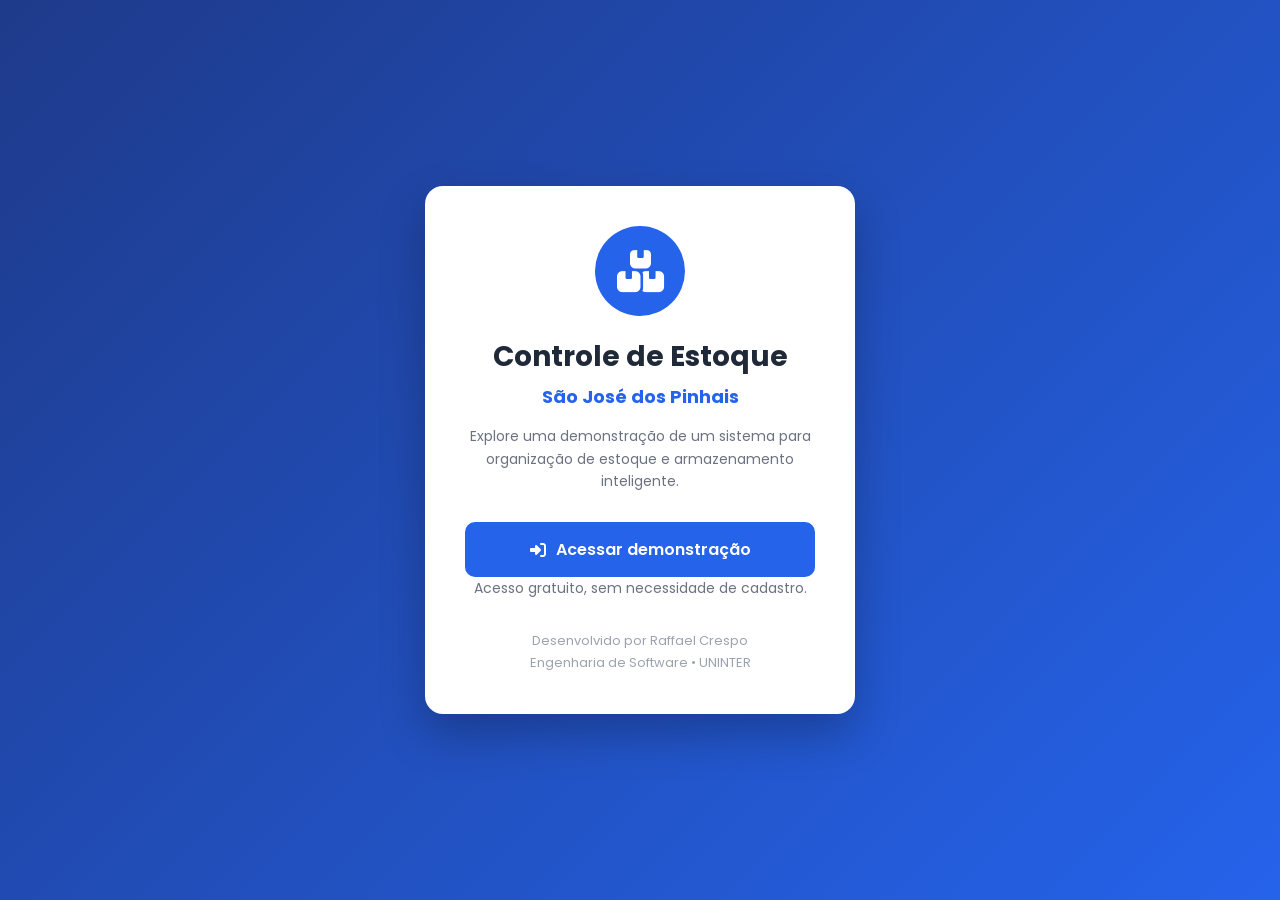
<file: index.html>
<!DOCTYPE html>
<html lang="pt-BR">

<head>

    <meta charset="UTF-8">
    <meta name="viewport" content="width=device-width, initial-scale=1.0">

    <title>Controle de Estoque - Demonstração</title>

    <!-- css -->
    <link rel="stylesheet" href="css/style.css">

    <!-- ícones -->
    <link rel="stylesheet"
        href="https://cdnjs.cloudflare.com/ajax/libs/font-awesome/6.7.2/css/all.min.css">

    <!-- fonte google -->
    <link rel="preconnect" href="https://fonts.googleapis.com">
    <link rel="preconnect" href="https://fonts.gstatic.com" crossorigin>

    <link href="https://fonts.googleapis.com/css2?family=Poppins:wght@300;400;500;600;700&display=swap"
        rel="stylesheet">

</head>

<body>

    <div class="background">

        <div class="login-card">

            <!-- logo -->
            <div class="logo">
                <i class="fa-solid fa-boxes-stacked" aria-hidden="true"></i>
            </div>

            <!-- título -->
            <h1>Controle de Estoque</h1>

            <h2>São José dos Pinhais</h2>

            <p class="descricao">
                Explore uma demonstração de um sistema para organização de estoque e armazenamento inteligente.
            </p>

            <!-- acesso à demonstração -->
            <form id="loginForm">

                <button type="submit" id="btnEntrar">

                    <i class="fa-solid fa-right-to-bracket" aria-hidden="true"></i>

                    Acessar demonstração

                </button>

            </form>

            <!-- aviso -->
            <p class="descricao">
                Acesso gratuito, sem necessidade de cadastro.
            </p>

            <!-- rodapé -->
            <div class="footer">

                Desenvolvido por Raffael Crespo

                <br>

                Engenharia de Software • UNINTER

            </div>

        </div>

    </div>

    <!-- armazenamento local -->
    <script src="js/storage.js"></script>

    <!-- login -->
    <script src="js/login.js"></script>

</body>

</html>
</file>
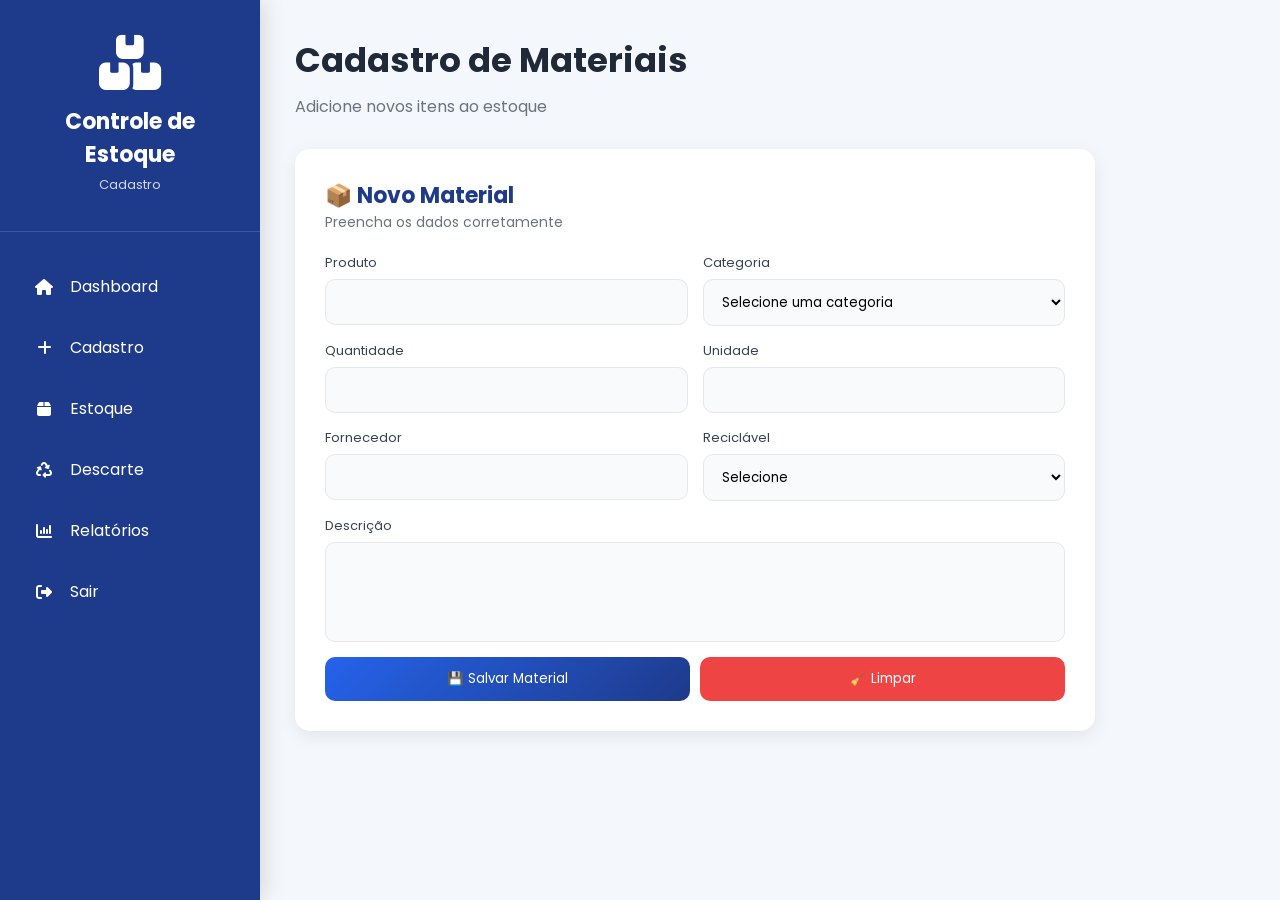
<file: pages/cadastro.html>
<!DOCTYPE html>
<html lang="pt-BR">

<head>
    <meta charset="UTF-8">
    <meta name="viewport" content="width=device-width, initial-scale=1.0">

    <title>Cadastro</title>

    <link rel="stylesheet" href="../css/dashboard.css">
    <link rel="stylesheet" href="../css/cadastro.css">

    <link rel="stylesheet"
        href="https://cdnjs.cloudflare.com/ajax/libs/font-awesome/6.7.2/css/all.min.css">

    <link href="https://fonts.googleapis.com/css2?family=Poppins:wght@300;400;600&display=swap"
        rel="stylesheet">
</head>

<body>

    <div class="container">

        <aside class="sidebar">

            <div class="logo">
                <i class="fa-solid fa-boxes-stacked"></i>
                <h2>Controle de Estoque</h2>
                <span>Cadastro</span>
            </div>

            <nav>
                <ul>
                    <li><a href="dashboard.html"><i class="fa-solid fa-house"></i> Dashboard</a></li>
                    <li><a href="cadastro.html"><i class="fa-solid fa-plus"></i> Cadastro</a></li>
                    <li><a href="estoque.html"><i class="fa-solid fa-box"></i> Estoque</a></li>
                    <li><a href="descarte.html"><i class="fa-solid fa-recycle"></i> Descarte</a></li>
                    <li><a href="relatorios.html"><i class="fa-solid fa-chart-column"></i> Relatórios</a></li>
                    <li><a href="../index.html" id="logout"><i class="fa-solid fa-right-from-bracket"></i> Sair</a></li>
                </ul>
            </nav>

        </aside>

        <main class="content">

            <header>
                <h1>Cadastro de Materiais</h1>
                <p>Adicione novos itens ao estoque</p>
            </header>

            <div class="form-card">

                <div class="form-header">
                    <h2>📦 Novo Material</h2>
                    <p>Preencha os dados corretamente</p>
                </div>

                <form class="form" id="formCadastro">

                    <div class="input-group">
                        <label>Produto</label>
                        <input type="text" id="produto" required>
                    </div>

                    <div class="input-group">
                        <label>Categoria</label>
                        <select id="categoria" required>
                            <option value="">Selecione uma categoria</option>
                            <option value="Embalagens">Embalagens</option>
                            <option value="Acabamento">Acabamento</option>
                            <option value="Ferramentas">Ferramentas</option>
                            <option value="Elétricos">Elétricos</option>
                            <option value="Fixadores">Fixadores</option>
                            <option value="Outros">Outros</option>
                        </select>
                    </div>

                    <div class="input-group">
                        <label>Quantidade</label>
                        <input type="number" id="quantidade" min="1" required>
                    </div>

                    <div class="input-group">
                        <label>Unidade</label>
                        <input type="text" id="unidade">
                    </div>

                    <div class="input-group">
                        <label>Fornecedor</label>
                        <input type="text" id="fornecedor">
                    </div>

                    <div class="input-group">
                        <label>Reciclável</label>
                        <select id="reciclavel">
                            <option value="">Selecione</option>
                            <option value="Sim">Sim</option>
                            <option value="Não">Não</option>
                        </select>
                    </div>

                    <div class="input-group full">
                        <label>Descrição</label>
                        <textarea id="descricao"></textarea>
                    </div>

                    <div class="buttons full">
                        <button type="submit" class="btn-salvar">💾 Salvar Material</button>
                        <button type="reset" class="btn-limpar">🧹 Limpar</button>
                    </div>

                </form>

            </div>

        </main>

    </div>

    <!-- armazenamento local -->
    <script src="../js/storage.js"></script>

    <!-- cadastro -->
    <script src="../js/cadastro.js"></script>

</body>
</html>
</file>
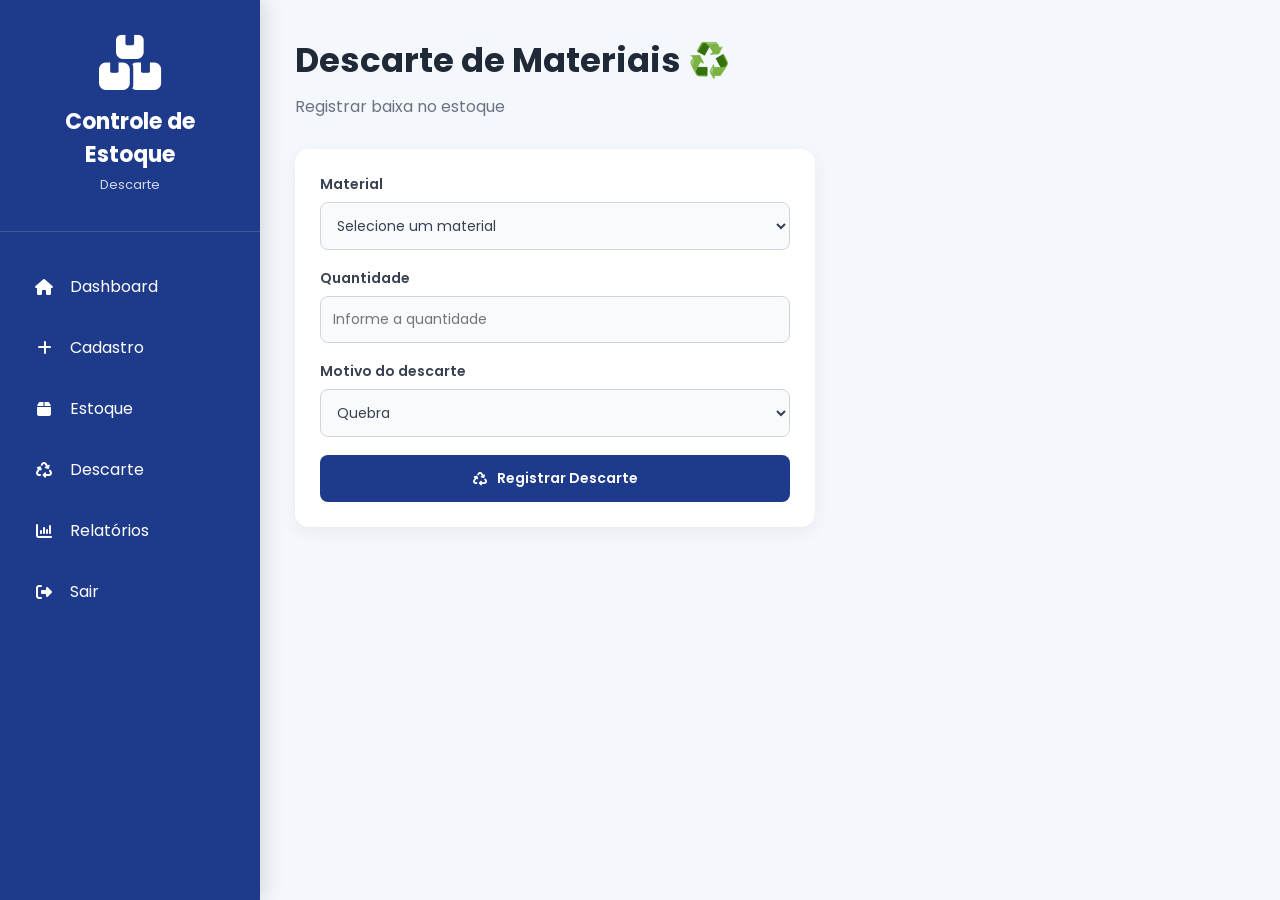
<file: pages/descarte.html>
<!DOCTYPE html>
<html lang="pt-BR">

<head>
    <meta charset="UTF-8">
    <meta name="viewport" content="width=device-width, initial-scale=1.0">

    <title>Descarte</title>

    <link rel="stylesheet" href="../css/dashboard.css">
    <link rel="stylesheet" href="../css/estoque.css">
    <link rel="stylesheet" href="../css/descarte.css">

    <link rel="stylesheet"
        href="https://cdnjs.cloudflare.com/ajax/libs/font-awesome/6.7.2/css/all.min.css">

    <link href="https://fonts.googleapis.com/css2?family=Poppins:wght@300;400;600&display=swap"
        rel="stylesheet">
</head>

<body>

    <div class="container">

        <aside class="sidebar">

            <div class="logo">
                <i class="fa-solid fa-boxes-stacked"></i>
                <h2>Controle de Estoque</h2>
                <span>Descarte</span>
            </div>

            <nav>
                <ul>
                    <li><a href="dashboard.html"><i class="fa-solid fa-house"></i> Dashboard</a></li>
                    <li><a href="cadastro.html"><i class="fa-solid fa-plus"></i> Cadastro</a></li>
                    <li><a href="estoque.html"><i class="fa-solid fa-box"></i> Estoque</a></li>
                    <li><a href="descarte.html"><i class="fa-solid fa-recycle"></i> Descarte</a></li>
                    <li><a href="relatorios.html"><i class="fa-solid fa-chart-column"></i> Relatórios</a></li>
                    <li><a href="../index.html" id="logout"><i class="fa-solid fa-right-from-bracket"></i> Sair</a></li>
                </ul>
            </nav>

        </aside>

        <main class="content">

            <header>
                <h1>Descarte de Materiais ♻️</h1>
                <p>Registrar baixa no estoque</p>
            </header>

            <div class="card-form">

                <div class="input-group">
                    <label for="materialSelect">Material</label>

                    <select id="materialSelect" required>
                        <option value="">Carregando materiais...</option>
                    </select>
                </div>

                <div class="input-group">
                    <label for="quantidade">Quantidade</label>

                    <input
                        type="number"
                        id="quantidade"
                        min="1"
                        step="1"
                        placeholder="Informe a quantidade"
                        required>
                </div>

                <div class="input-group">
                    <label for="motivoSelect">Motivo do descarte</label>

                    <select id="motivoSelect" required>
                        <option value="Quebra">Quebra</option>
                        <option value="Inutilizado">Inutilizado</option>
                        <option value="Vencido">Vencido</option>
                        <option value="Outro">Outro</option>
                    </select>
                </div>

                <div class="input-group" id="grupoMotivoOutro" style="display: none;">
                    <label for="motivoOutro">Descreva o motivo</label>

                    <input
                        type="text"
                        id="motivoOutro"
                        placeholder="Digite o motivo do descarte">
                </div>

                <button type="button" id="btnRegistrarDescarte">
                    <i class="fa-solid fa-recycle"></i>
                    Registrar Descarte
                </button>

            </div>

        </main>

    </div>

    <!-- armazenamento local -->
    <script src="../js/storage.js"></script>

    <!-- lógica de descarte -->
    <script src="../js/descarte.js"></script>

</body>
</html>
</file>
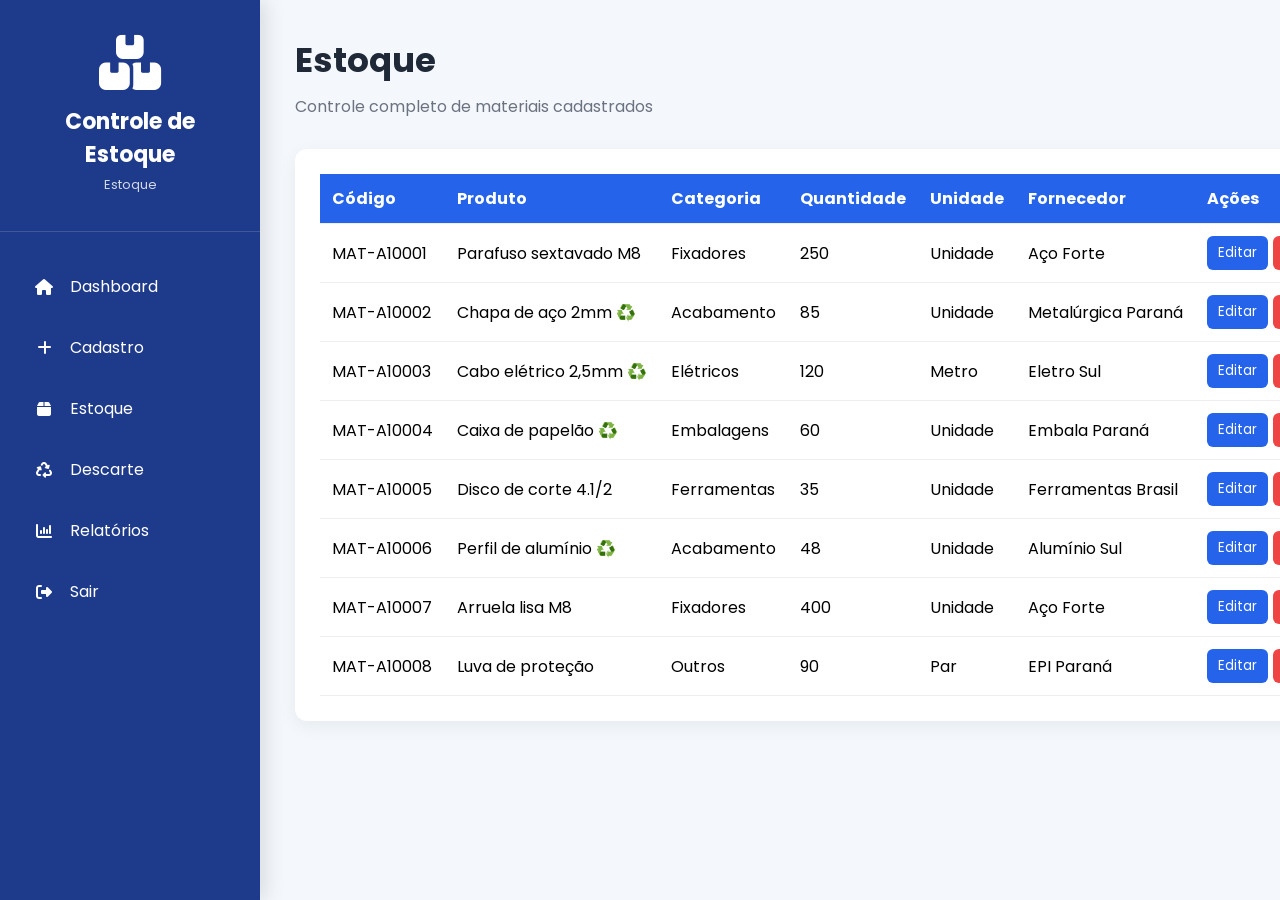
<file: pages/estoque.html>
<!DOCTYPE html>
<html lang="pt-BR">

<head>
    <meta charset="UTF-8">
    <meta name="viewport" content="width=device-width, initial-scale=1.0">

    <title>Estoque</title>

    <link rel="stylesheet" href="../css/dashboard.css">
    <link rel="stylesheet" href="../css/estoque.css">

    <link rel="stylesheet"
        href="https://cdnjs.cloudflare.com/ajax/libs/font-awesome/6.7.2/css/all.min.css">

    <link href="https://fonts.googleapis.com/css2?family=Poppins:wght@300;400;600&display=swap"
        rel="stylesheet">
</head>

<body>

    <div class="container">

        <aside class="sidebar">

            <div class="logo">
                <i class="fa-solid fa-boxes-stacked"></i>
                <h2>Controle de Estoque</h2>
                <span>Estoque</span>
            </div>

            <nav>
                <ul>
                    <li><a href="dashboard.html"><i class="fa-solid fa-house"></i> Dashboard</a></li>
                    <li><a href="cadastro.html"><i class="fa-solid fa-plus"></i> Cadastro</a></li>
                    <li><a href="estoque.html"><i class="fa-solid fa-box"></i> Estoque</a></li>
                    <li><a href="descarte.html"><i class="fa-solid fa-recycle"></i> Descarte</a></li>
                    <li><a href="relatorios.html"><i class="fa-solid fa-chart-column"></i> Relatórios</a></li>
                    <li><a href="../index.html" id="logout"><i class="fa-solid fa-right-from-bracket"></i> Sair</a></li>
                </ul>
            </nav>

        </aside>

        <main class="content">

            <header>
                <h1>Estoque</h1>
                <p>Controle completo de materiais cadastrados</p>
            </header>

            <div class="table-card">

                <div class="table-wrapper">

                    <table>
                        <thead>
                            <tr>
                                <th>Código</th>
                                <th>Produto</th>
                                <th>Categoria</th>
                                <th>Quantidade</th>
                                <th>Unidade</th>
                                <th>Fornecedor</th>
                                <th>Ações</th>
                            </tr>
                        </thead>

                        <tbody id="tabelaEstoque"></tbody>
                    </table>

                </div>

            </div>

        </main>

    </div>

    <!-- modal de edição -->
    <div id="modal" class="modal">

        <div class="modal-content">

            <h2>Editar Material</h2>

            <div class="input-group">
                <label for="editProduto">Produto</label>
                <input type="text" id="editProduto" placeholder="Nome do produto" required>
            </div>

            <div class="input-group">
                <label for="editCategoria">Categoria</label>

                <select id="editCategoria" required>
                    <option value="">Selecione uma categoria</option>
                    <option value="Embalagens">Embalagens</option>
                    <option value="Acabamento">Acabamento</option>
                    <option value="Ferramentas">Ferramentas</option>
                    <option value="Elétricos">Elétricos</option>
                    <option value="Fixadores">Fixadores</option>
                    <option value="Outros">Outros</option>
                </select>
            </div>

            <div class="input-group">
                <label for="editQuantidade">Quantidade</label>
                <input type="number" id="editQuantidade" min="0" step="1" required>
            </div>

            <div class="input-group">
                <label for="editUnidade">Unidade</label>
                <input type="text" id="editUnidade" placeholder="Ex.: Unidade, kg, caixa">
            </div>

            <div class="input-group">
                <label for="editFornecedor">Fornecedor</label>
                <input type="text" id="editFornecedor" placeholder="Nome do fornecedor">
            </div>

            <button type="button" id="btnSalvarEdicao">Salvar</button>

            <button type="button" id="btnCancelarEdicao">Cancelar</button>

        </div>

    </div>

    <!-- armazenamento local -->
    <script src="../js/storage.js"></script>

    <!-- lógica do estoque -->
    <script src="../js/estoque.js"></script>

</body>
</html>
</file>
<file: css/style.css>
/* configurações gerais */

* {
    margin: 0;
    padding: 0;
    box-sizing: border-box;
    font-family: 'Poppins', sans-serif;
}

body {
    width: 100%;
    min-height: 100vh;

    display: flex;
    justify-content: center;
    align-items: center;

    background: linear-gradient(135deg, #1e3a8a, #2563eb);
}


/* fundo */

.background {
    width: 100%;
    min-height: 100vh;

    display: flex;
    justify-content: center;
    align-items: center;

    padding: 20px;
}


/* card de login */

.login-card {
    width: 100%;
    max-width: 430px;

    background: #fff;

    padding: 40px;

    border-radius: 18px;

    box-shadow: 0 20px 45px rgba(0, 0, 0, 0.25);

    animation: fade 0.6s ease;
}


/* logo */

.logo {
    width: 90px;
    height: 90px;

    margin: 0 auto 20px;

    background: #2563eb;

    border-radius: 50%;

    display: flex;
    justify-content: center;
    align-items: center;

    color: white;
    font-size: 42px;
}


/* títulos */

h1 {
    text-align: center;

    color: #1f2937;

    font-size: 28px;
    font-weight: 700;
}

h2 {
    text-align: center;

    color: #2563eb;

    font-size: 18px;

    margin-top: 5px;
    margin-bottom: 15px;
}

.descricao {
    text-align: center;

    color: #6b7280;

    font-size: 14px;

    margin-bottom: 30px;
    line-height: 1.6;
}


/* campos */

.input-group {
    margin-bottom: 20px;
}

.input-group label {
    display: block;

    margin-bottom: 8px;

    color: #374151;

    font-size: 14px;
    font-weight: 500;
}


/* caixa dos inputs */

.input-box {
    display: flex;
    align-items: center;

    background: #f3f4f6;

    border: 2px solid transparent;
    border-radius: 10px;

    padding: 12px;

    transition: 0.2s ease;
}

.input-box:hover {
    border-color: #2563eb;
}

.input-box:focus-within {
    border-color: #2563eb;
    background: #fff;
}


/* ícones */

.input-box i {
    color: #2563eb;

    margin-right: 10px;

    font-size: 18px;
}


/* inputs */

.input-box input {
    width: 100%;
    min-width: 0;

    border: none;
    outline: none;

    background: transparent;

    font-size: 15px;
    color: #374151;
}

.input-box input::placeholder {
    color: #9ca3af;
}


/* lembrar-me */

.remember {
    display: flex;
    align-items: center;

    gap: 8px;

    margin-bottom: 25px;

    color: #555;
    font-size: 14px;
}

.remember input {
    width: 16px;
    height: 16px;

    accent-color: #2563eb;

    cursor: pointer;
}

.remember label {
    cursor: pointer;
}


/* botão */

button {
    width: 100%;

    display: flex;
    align-items: center;
    justify-content: center;
    gap: 10px;

    padding: 15px;

    border: none;
    border-radius: 10px;

    background: #2563eb;
    color: white;

    font-size: 16px;
    font-weight: 600;

    cursor: pointer;

    transition: background 0.2s ease, transform 0.2s ease;
}

button:hover {
    background: #1d4ed8;
    transform: translateY(-2px);
}

button:active {
    transform: translateY(0);
}

button:disabled {
    opacity: 0.65;
    cursor: not-allowed;
    transform: none;
}


/* rodapé */

.footer {
    margin-top: 30px;

    text-align: center;

    color: #9ca3af;

    font-size: 13px;
    line-height: 22px;
}


/* responsividade */

@media (max-width: 500px) {

    .login-card {
        padding: 30px 24px;
    }

    .logo {
        width: 70px;
        height: 70px;

        font-size: 30px;
    }

    h1 {
        font-size: 22px;
    }

    h2 {
        font-size: 16px;
    }

    .descricao {
        font-size: 13px;
    }

}

@media (max-height: 650px) {

    body,
    .background {
        align-items: flex-start;
    }

    .background {
        padding-top: 15px;
        padding-bottom: 15px;
    }

    .login-card {
        padding: 25px;
    }

    .logo {
        width: 65px;
        height: 65px;

        font-size: 28px;
        margin-bottom: 12px;
    }

    .descricao {
        margin-bottom: 18px;
    }

    .input-group {
        margin-bottom: 14px;
    }

}


/* animação */

@keyframes fade {

    from {
        opacity: 0;
        transform: translateY(40px);
    }

    to {
        opacity: 1;
        transform: translateY(0);
    }

}


/* preferência, menos animações */

@media (prefers-reduced-motion: reduce) {

    *,
    *::before,
    *::after {
        animation-duration: 0.01ms !important;
        animation-iteration-count: 1 !important;
        transition-duration: 0.01ms !important;
    }

}
</file>
<file: css/dashboard.css>
/* dashboard principal */

*{
    margin:0;
    padding:0;
    box-sizing:border-box;
    font-family:'Poppins',sans-serif;
}

body{

    background:#f4f7fb;

}

/* layout */

.container{

    display:flex;

    min-height:100vh;

}

/* menu */

.sidebar{

    width:260px;

    background:#1E3A8A;

    color:white;

    display:flex;

    flex-direction:column;

    position:fixed;

    left:0;
    top:0;
    bottom:0;

    box-shadow:5px 0px 20px rgba(0,0,0,.12);

}

.logo{

    text-align:center;

    padding:35px 20px;

    border-bottom:1px solid rgba(255,255,255,.15);

}

.logo i{

    font-size:55px;

    margin-bottom:15px;

}

.logo h2{

    font-size:22px;

}

.logo span{

    font-size:13px;

    opacity:.8;

}

/* menu */

nav{

    margin-top:20px;

}

nav ul{

    list-style:none;

}

nav li{

    margin:8px 15px;

}

nav li a{

    display:flex;

    align-items:center;

    gap:15px;

    color:white;

    text-decoration:none;

    padding:14px 18px;

    border-radius:10px;

    transition:.3s;

}

nav li a:hover{

    background:#2563EB;

}

.active a{

    background:#2563EB;

}

nav i{

    width:22px;

    text-align:center;

}

/* conteudo */

.content{

    margin-left:260px;

    width:100%;

    padding:35px;

}

/* header */

header{

    margin-bottom:30px;

}

header h1{

    color:#1f2937;

    font-size:34px;

}

header p{

    color:#6b7280;

    margin-top:8px;

}

/* cards */

.cards{

    display:grid;

    grid-template-columns:repeat(4,1fr);

    gap:20px;

    margin-bottom:35px;

}

.card{

    background:white;

    padding:25px;

    border-radius:15px;

    box-shadow:0 5px 18px rgba(0,0,0,.08);

    transition:.3s;

    cursor:pointer;

}

.card:hover{

    transform:translateY(-5px);

}

.card i{

    font-size:35px;

    color:#2563EB;

    margin-bottom:15px;

}

.card h2{

    font-size:32px;

    color:#1E3A8A;

}

.card span{

    color:#6b7280;

}

/* grafico */

.grafico{

    background:white;

    padding:25px;

    border-radius:15px;

    box-shadow:0 5px 18px rgba(0,0,0,.08);

    margin-bottom:30px;

}

.grafico h2{

    margin-bottom:20px;

    color:#1f2937;

}

.grafico canvas{

width:100%!important;

height:350px!important;

}

/* tabela */

.tabela{

    background:white;

    padding:25px;

    border-radius:15px;

    box-shadow:0 5px 18px rgba(0,0,0,.08);

}

.tabela h2{

    margin-bottom:20px;

    color:#1f2937;

}

table{

    width:100%;

    border-collapse:collapse;

}

thead{

    background:#2563EB;

    color:white;

}

th{

    padding:15px;

    text-align:left;

}

td{

    padding:15px;

    border-bottom:1px solid #e5e7eb;

}

tbody tr:hover{

    background:#f3f4f6;

}

/* responsividade */

@media(max-width:1200px){

.cards{

grid-template-columns:repeat(2,1fr);

}

}

@media(max-width:900px){

.sidebar{

width:90px;

}

.logo h2,
.logo span{

display:none;

}

nav li a{

justify-content:center;

}

nav li a span{

display:none;

}

.content{

margin-left:90px;

}

}

@media(max-width:700px){

.cards{

grid-template-columns:1fr;

}

.content{

padding:20px;

}

table{

display:block;

overflow-x:auto;

}

}
</file>
<file: css/cadastro.css>
/* card */
.form-card {
    background: white;
    padding: 30px;
    border-radius: 15px;
    box-shadow: 0 5px 18px rgba(0,0,0,.08);
    max-width: 800px;
}

/* header pro form */
.form-header {
    margin-bottom: 20px;
}

.form-header h2 {
    color: #1E3A8A;
    font-size: 22px;
}

.form-header p {
    color: #6b7280;
    font-size: 14px;
}

/* grid */
.form {
    display: grid;
    grid-template-columns: 1fr 1fr;
    gap: 15px;
}

/* input group */
.input-group {
    display: flex;
    flex-direction: column;
    gap: 6px;
}

.input-group label {
    font-size: 13px;
    color: #374151;
}

/* input */
.input-group input,
.input-group select,
.input-group textarea {
    padding: 12px 14px;
    border-radius: 10px;
    border: 1px solid #e5e7eb;
    outline: none;
    background: #f9fafb;
    transition: .2s;
    font-family: 'Poppins', sans-serif;
}

/* foco */
.input-group input:focus,
.input-group select:focus,
.input-group textarea:focus {
    border-color: #2563EB;
    background: white;
    box-shadow: 0 0 0 3px rgba(37,99,235,.12);
}

.input-group textarea {
    height: 100px;
    resize: none;
}

.full {
    grid-column: 1 / -1;
}

/* botões */
.buttons {
    display: flex;
    gap: 10px;
}

.btn-salvar {
    flex: 1;
    padding: 12px;
    border: none;
    border-radius: 10px;
    background: linear-gradient(135deg,#2563EB,#1E3A8A);
    color: white;
    cursor: pointer;
}

.btn-limpar {
    flex: 1;
    padding: 12px;
    border: none;
    border-radius: 10px;
    background: #ef4444;
    color: white;
    cursor: pointer;
}

/* hover */
.btn-salvar:hover,
.btn-limpar:hover {
    transform: translateY(-2px);
}
</file>
<file: css/estoque.css>
/* tabela */

.table-card {
    background: white;
    padding: 25px;
    border-radius: 12px;
    box-shadow: 0 5px 18px rgba(0, 0, 0, 0.06);
}

.table-wrapper {
    width: 100%;
    overflow-x: auto;
}

table {
    width: 100%;
    border-collapse: collapse;
    min-width: 700px;
}

thead {
    background: #2563EB;
    color: white;
}

th,
td {
    padding: 12px;
    border-bottom: 1px solid #eee;
    text-align: left;
    white-space: nowrap;
}

tbody tr:hover {
    background: #f9fafb;
}

/* botões da tabela */

button {
    padding: 7px 11px;
    border: none;
    border-radius: 6px;
    cursor: pointer;
    transition: 0.2s ease;
    font-family: inherit;
}

.edit {
    background: #2563EB;
    color: white;
    margin-right: 5px;
}

.edit:hover {
    background: #1d4ed8;
}

.delete {
    background: #EF4444;
    color: white;
}

.delete:hover {
    background: #dc2626;
}

/* modal */

.modal {
    display: none;
    position: fixed;
    z-index: 1000;
    top: 0;
    left: 0;
    width: 100%;
    height: 100%;
    background: rgba(0, 0, 0, 0.5);
    justify-content: center;
    align-items: center;
    padding: 15px;
}

.modal-content {
    background: white;
    padding: 25px;
    border-radius: 12px;
    width: 350px;
    max-width: 100%;
    max-height: 90vh;
    overflow-y: auto;
    display: flex;
    flex-direction: column;
    gap: 12px;
    box-shadow: 0 10px 30px rgba(0, 0, 0, 0.15);
}

.modal-content h2 {
    color: #1E3A8A;
    font-size: 20px;
    margin-bottom: 5px;
}

/* campos do modal */

.modal-content .input-group {
    display: flex;
    flex-direction: column;
    gap: 5px;
}

.modal-content label {
    font-size: 13px;
    font-weight: 600;
    color: #374151;
}

.modal-content input,
.modal-content select {
    width: 100%;
    padding: 10px;
    border: 1px solid #d1d5db;
    border-radius: 6px;
    font-size: 14px;
    font-family: inherit;
    outline: none;
    background: white;
}

.modal-content input:focus,
.modal-content select:focus {
    border-color: #2563EB;
    box-shadow: 0 0 0 2px rgba(37, 99, 235, 0.1);
}

/* botões do modal */

#btnSalvarEdicao {
    background: #1E3A8A;
    color: white;
}

#btnSalvarEdicao:hover {
    background: #2563EB;
}

#btnCancelarEdicao {
    background: #e5e7eb;
    color: #374151;
}

#btnCancelarEdicao:hover {
    background: #d1d5db;
}

.modal-content button:disabled {
    opacity: 0.6;
    cursor: not-allowed;
}

/* responsividade */

@media (max-width: 768px) {

    .table-card {
        padding: 15px;
    }

    .modal-content {
        padding: 20px;
    }

}

@media (max-width: 480px) {

    .modal-content {
        width: 100%;
        max-width: 360px;
    }

}
</file>
<file: css/descarte.css>
/* formulário de descarte */

.card-form {
    width: 100%;
    max-width: 520px;

    background: #fff;
    padding: 25px;
    margin-top: 20px;

    border-radius: 14px;
    box-shadow: 0 5px 18px rgba(0, 0, 0, 0.06);

    display: flex;
    flex-direction: column;
    gap: 18px;
}

/* campos */

.card-form .input-group {
    display: flex;
    flex-direction: column;
    gap: 7px;
}

.card-form label {
    font-size: 14px;
    font-weight: 600;
    color: #374151;
}

.card-form input,
.card-form select {
    width: 100%;
    padding: 12px;

    border: 1px solid #d1d5db;
    border-radius: 8px;

    background: #f9fafb;
    color: #374151;

    font-size: 14px;
    font-family: inherit;

    outline: none;
    transition: 0.2s ease;
}

/* foco dos campos */

.card-form input:focus,
.card-form select:focus {
    border-color: #2563EB;
    background: #fff;
    box-shadow: 0 0 0 3px rgba(37, 99, 235, 0.1);
}

/* botão */

.card-form button {
    display: flex;
    align-items: center;
    justify-content: center;
    gap: 10px;

    width: 100%;
    padding: 13px;

    background: #1E3A8A;
    color: white;

    border: none;
    border-radius: 8px;

    font-size: 14px;
    font-weight: 600;
    font-family: inherit;

    cursor: pointer;
    transition: background 0.2s ease;
}

.card-form button:hover {
    background: #2563EB;
}

.card-form button:disabled {
    opacity: 0.6;
    cursor: not-allowed;
}

/* responsividade */

@media (max-width: 768px) {
    .card-form {
        max-width: 100%;
        padding: 20px;
    }
}

@media (max-width: 480px) {
    .card-form {
        padding: 18px;
        gap: 15px;
    }

    .card-form input,
    .card-form select {
        padding: 11px;
    }
}
</file>
